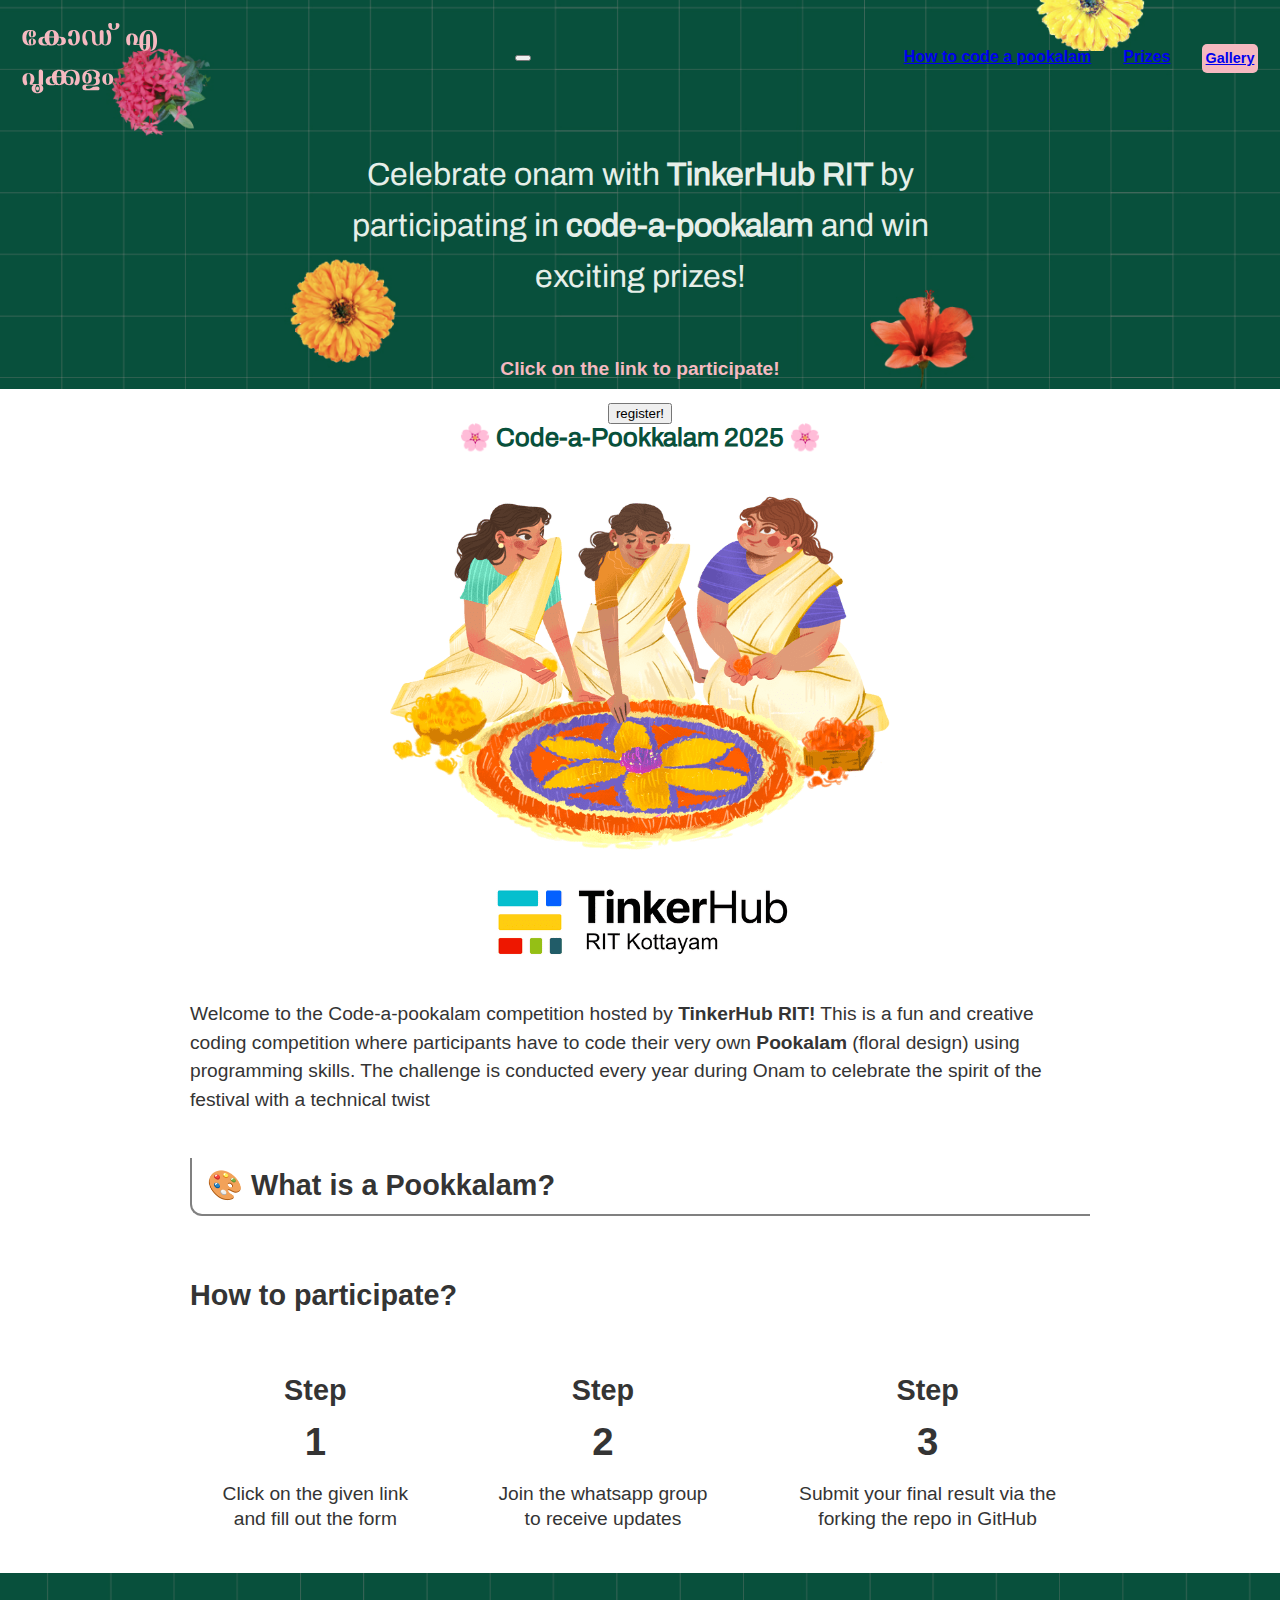
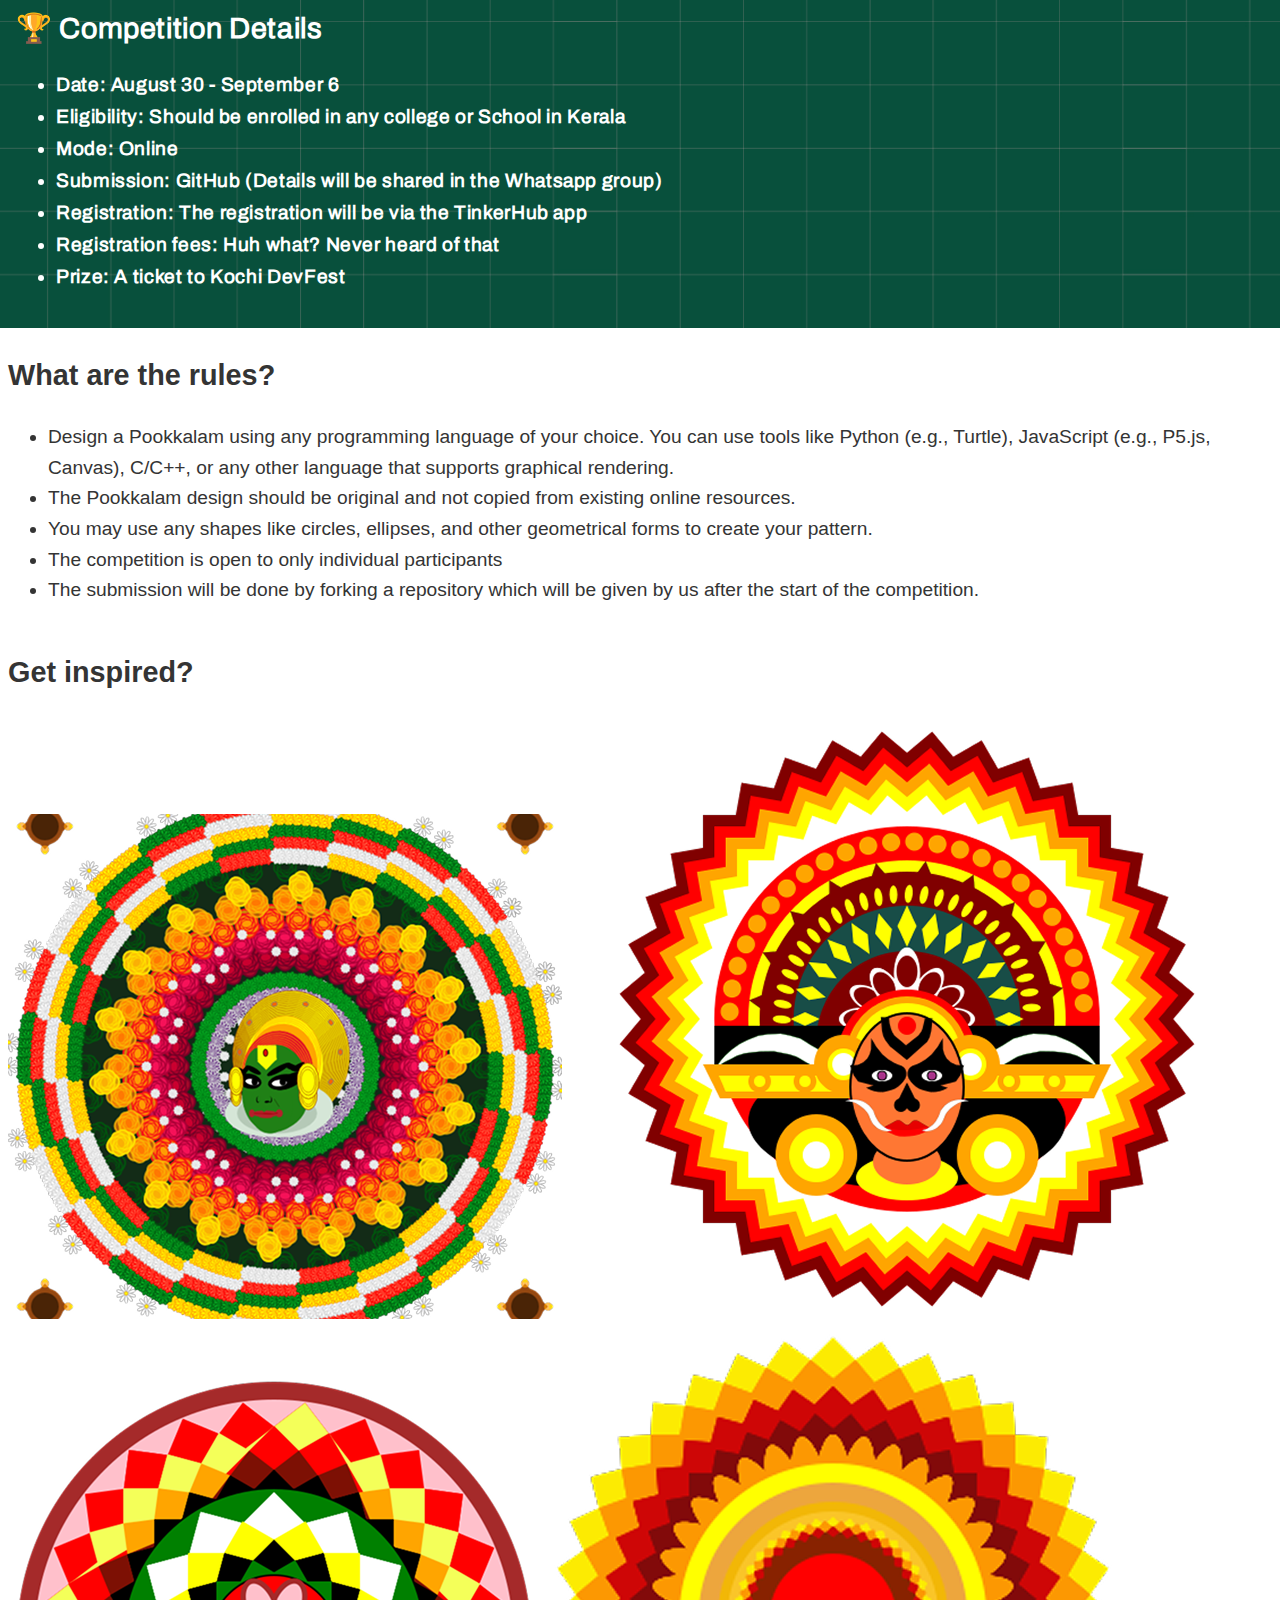
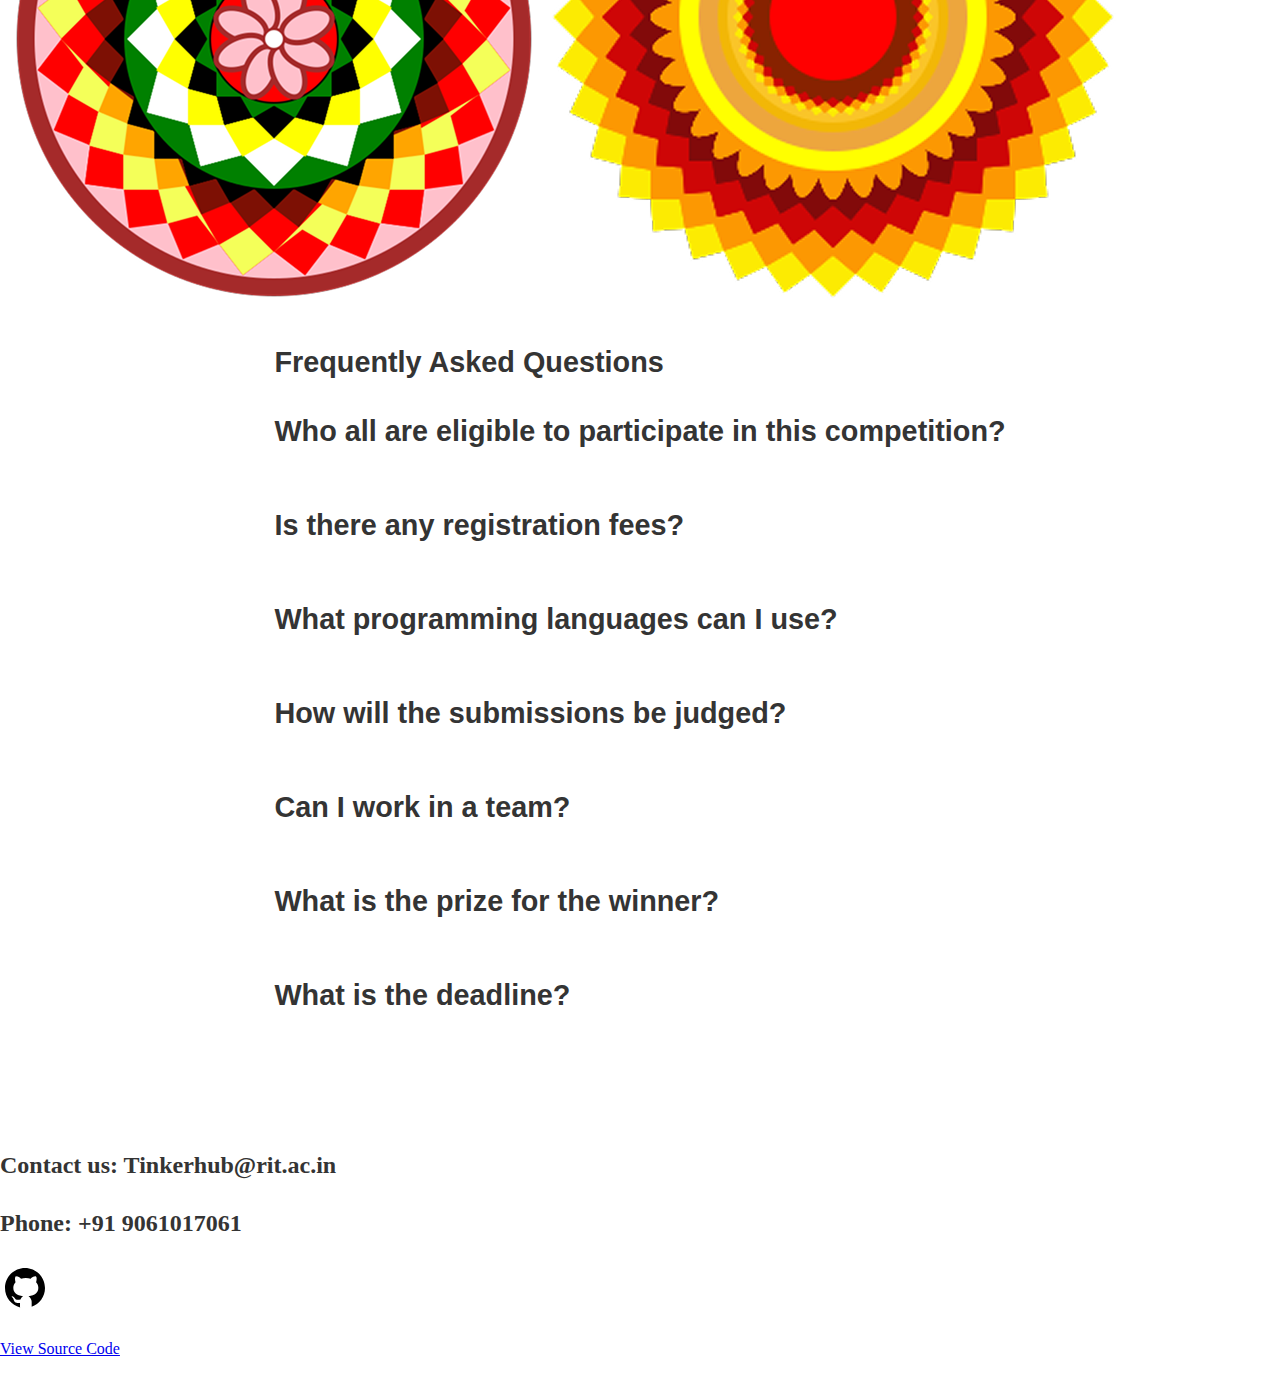
<file: index.html>
<!DOCTYPE html>

<html>
  <head>
    <title>CODE-A-POOKALAM</title>
    <meta name="viewport" content="width=device-width, initial-scale=1.0" />
    <link rel="stylesheet" href="./styles.css" />
    <link rel="preconnect" href="https://fonts.googleapis.com" />
    <link rel="preconnect" href="https://fonts.gstatic.com" crossorigin />
    <link
      href="https://fonts.googleapis.com/css2?family=Edu+NSW+ACT+Cursive:wght@600&family=Oswald:wght@200..700&display=swap"
      rel="stylesheet"
    />
  </head>

  <body>
    <header>
      <div id="img-container">
        <img
          src="./images/website_wallpaper.jpg"
          alt="./images/website_wallpaper.jpg"
        />
      </div>
      <div id="header-content">
        <img src="./images/logo.svg" alt="logo" />
        <button class="hamburger" id="hamburger-button">
          <span class="hamburger-line"></span>
          <span class="hamburger-line"></span>
          <span class="hamburger-line"></span>
        </button>
        <nav class="nav-menu" id="nav-menu">
          <ul class="nav-list">
            <li>
              <a href="howto.html">How to code a pookalam</a>
            </li>
            <li><a href="prize.html">Prizes</a></li>
            <li id="gallery">
              <a href="gallery.html"><strong>Gallery</strong></a>
            </li>
          </ul>
        </nav>
      </div>
      <div id="header-text">
        <p id="header-text-content">
          Celebrate onam with <strong>TinkerHub RIT</strong> by participating in
          <strong>code-a-pookalam</strong> and win exciting prizes!
        </p>
      </div>
      <div id="header-link">
        <p>Click on the link to participate!</p>
      </div>
      <div id="header-box">
        <button id="link">register!</button>
      </div>
    </header>

    <main>
      <h2 style="font-size: 1.6rem; color: #08503b; font-family: 'Archivo'">
        🌸 Code-a-Pookkalam 2025 🌸
      </h2>
      <img
        src="./pookalam.png"
        height="auto"
        max-width="100%"
        alt="pookalam_image.png"
      />

      <section class="box" id="introduction">
        <p>
          Welcome to the Code-a-pookalam competition hosted by
          <strong>TinkerHub RIT!</strong> This is a fun and creative coding
          competition where participants have to code their very own
          <strong>Pookalam</strong> (floral design) using programming skills.
          The challenge is conducted every year during Onam to celebrate the
          spirit of the festival with a technical twist
        </p>
      </section>

      <section class="box">
        <h2 class="question" id="what-is-a-pookalam">
          🎨 What is a Pookkalam?
        </h2>
        <p class="hidden-answer" id="pookalam-answer">
          A <strong>Pookalam</strong> is a traditional floral decoration made
          with colorful flowers, laid out in intricate patterns during the Onam
          festival in Kerala. In <strong>Code-a-pookalam</strong>, participants
          will replicate this art using code!
        </p>
      </section>

      <section class="box">
	<h2 id="question-2">How to participate?</h2>
	<div id="participate_box">
	  <div class="participate-inner-box">
	    <h2>Step</h2>
	    <h1>1</h1>
	    <p>Click on the given link and fill out the form</p>
	  </div>
	  <div class="participate-inner-box">
	    <h2>Step</h2>
	    <h1>2</h1>
	    <p>Join the whatsapp group to receive updates </p>
	  </div>
          <div class="participate-inner-box">
            <h2>Step</h2>
            <h1>3</h1>
            <p>Submit your final result via the forking the repo in GitHub</p>
          </div>
        </div>
      </section>

      <section id="competition-details">
        <div id="details">
          <h2>🏆 Competition Details</h2>
          <ul>
            <li><strong>Date:</strong> August 30 - September 6</li>
            <li>
              <strong>Eligibility:</strong> Should be enrolled in any college or
              School in Kerala
            </li>
            <li><strong>Mode:</strong> Online</li>
            <li>
              <strong>Submission:</strong> GitHub (Details will be shared in the
              Whatsapp group)
            </li>
            <li>
              <strong>Registration:</strong> The registration will be via the
              TinkerHub app
            </li>
            <li>
              <strong>Registration fees:</strong> Huh what? Never heard of that
            </li>
            <li><strong>Prize:</strong> A ticket to Kochi DevFest</li>
          </ul>
        </div>
      </section>

      <section id="Rules">
        <h2 id="question-3">What are the rules?</h2>
        <ul>
          <li>
            Design a Pookkalam using any programming language of your choice.
            You can use tools like Python (e.g., Turtle), JavaScript (e.g.,
            P5.js, Canvas), C/C++, or any other language that supports graphical
            rendering.
          </li>
          <li>
            The Pookkalam design should be original and not copied from existing
            online resources.
          </li>
          <li>
            You may use any shapes like circles, ellipses, and other geometrical
            forms to create your pattern.
          </li>
          <li>The competition is open to only individual participants</li>
          <li>
            The submission will be done by forking a repository which will be
            given by us after the start of the competition.
          </li>
        </ul>
      </section>

      <section id="get-inspired">
        <h2>Get inspired?</h2>
        <div class="inspired-grid">
          <img src="./images/pookalams/pookalam1.png" alt="pookalam1.png" />
          <img src="./images/pookalams/pookalam2.png" alt="pookalam2.png" />
          <img src="./images/pookalams/pookalam3.png" alt="pookalam3.png" />
          <img src="./images/pookalams/pookalam4.png" alt="pookalam4.png" />
        </div>
      </section>

      <section id="faq">
        <div id="faq-div">
          <h2 id="john-cena">Frequently Asked Questions</h2>
          <div class="faqq">
	  <h2 id="faq-q1" class="faq-que">Who all are eligible to participate in this competition?</h2>
	  <p id="faq-a1" class="hidden-answer">Any person enrolled in a college can participate in this event.</p>
          </div>
          <div class="faqq">
    <h2 id="faq-q2" class="faq-que">Is there any registration fees?</h2>
	  <p id="faq-a2" class="hidden-answer">The event is completly free.</p>
          </div>

          <div class="faqq">
            <h2 id="faq-q3" class="faq-que">What programming languages can I use?</h2>
            <p id="faq-a3" class="hidden-answer">You can use any language of your choice.</p>
          </div>
          <div class="faqq">
            <h2 id="faq-q4" class="faq-que">How will the submissions be judged?</h2>
            <p id="faq-a4" class="hidden-answer">Submissions will be judged based on the creativity and implementation.</p>
          </div>
          <div class="faqq">
            <h2 id="faq-q5" class="faq-que">Can I work in a team?</h2>
            <p id="faq-a5" class="hidden-answer">No only solo participation is allowed.</p>
          </div>
          <div class="faqq">
            <h2 id="faq-q6" class="faq-que">What is the prize for the winner?</h2>
            <p id="faq-a6" class="hidden-answer">There is a prize pool of 1000 rupees.</p>
          </div>
          <div class="faqq">
            <h2 id="faq-q7" class="faq-que">What is the deadline?</h2>
            <p id="faq-a7" class="hidden-answer">4th september.</p>
          </div>
  </div>
      </section>
    </main>

    <footer>
      <div id="footer-container">

        <div id="footer-logo">
          <a href="https://tinkerhub.org/">
            <img src="./logo/Tinkerhub RIT.svg" height="50" alt="Logo" />
          </a>
        </div>
        <div id="footer-contact">
          <h2>Contact us: Tinkerhub@rit.ac.in</h2>
          <h2>Phone: +91 9061017061</h2>
        </div>
        <div id="source-code">
          <a href="https://github.com/Sabari-Vijayan/code-a-pooakalam-25">
            <img src="./logo/github.svg" width="50px" height="50px" />
            <p>View Source Code</p>
          </a>
        </div>
      </div>
    </footer>

    <script src="./script.js"></script>
  </body>
</html>
</file>
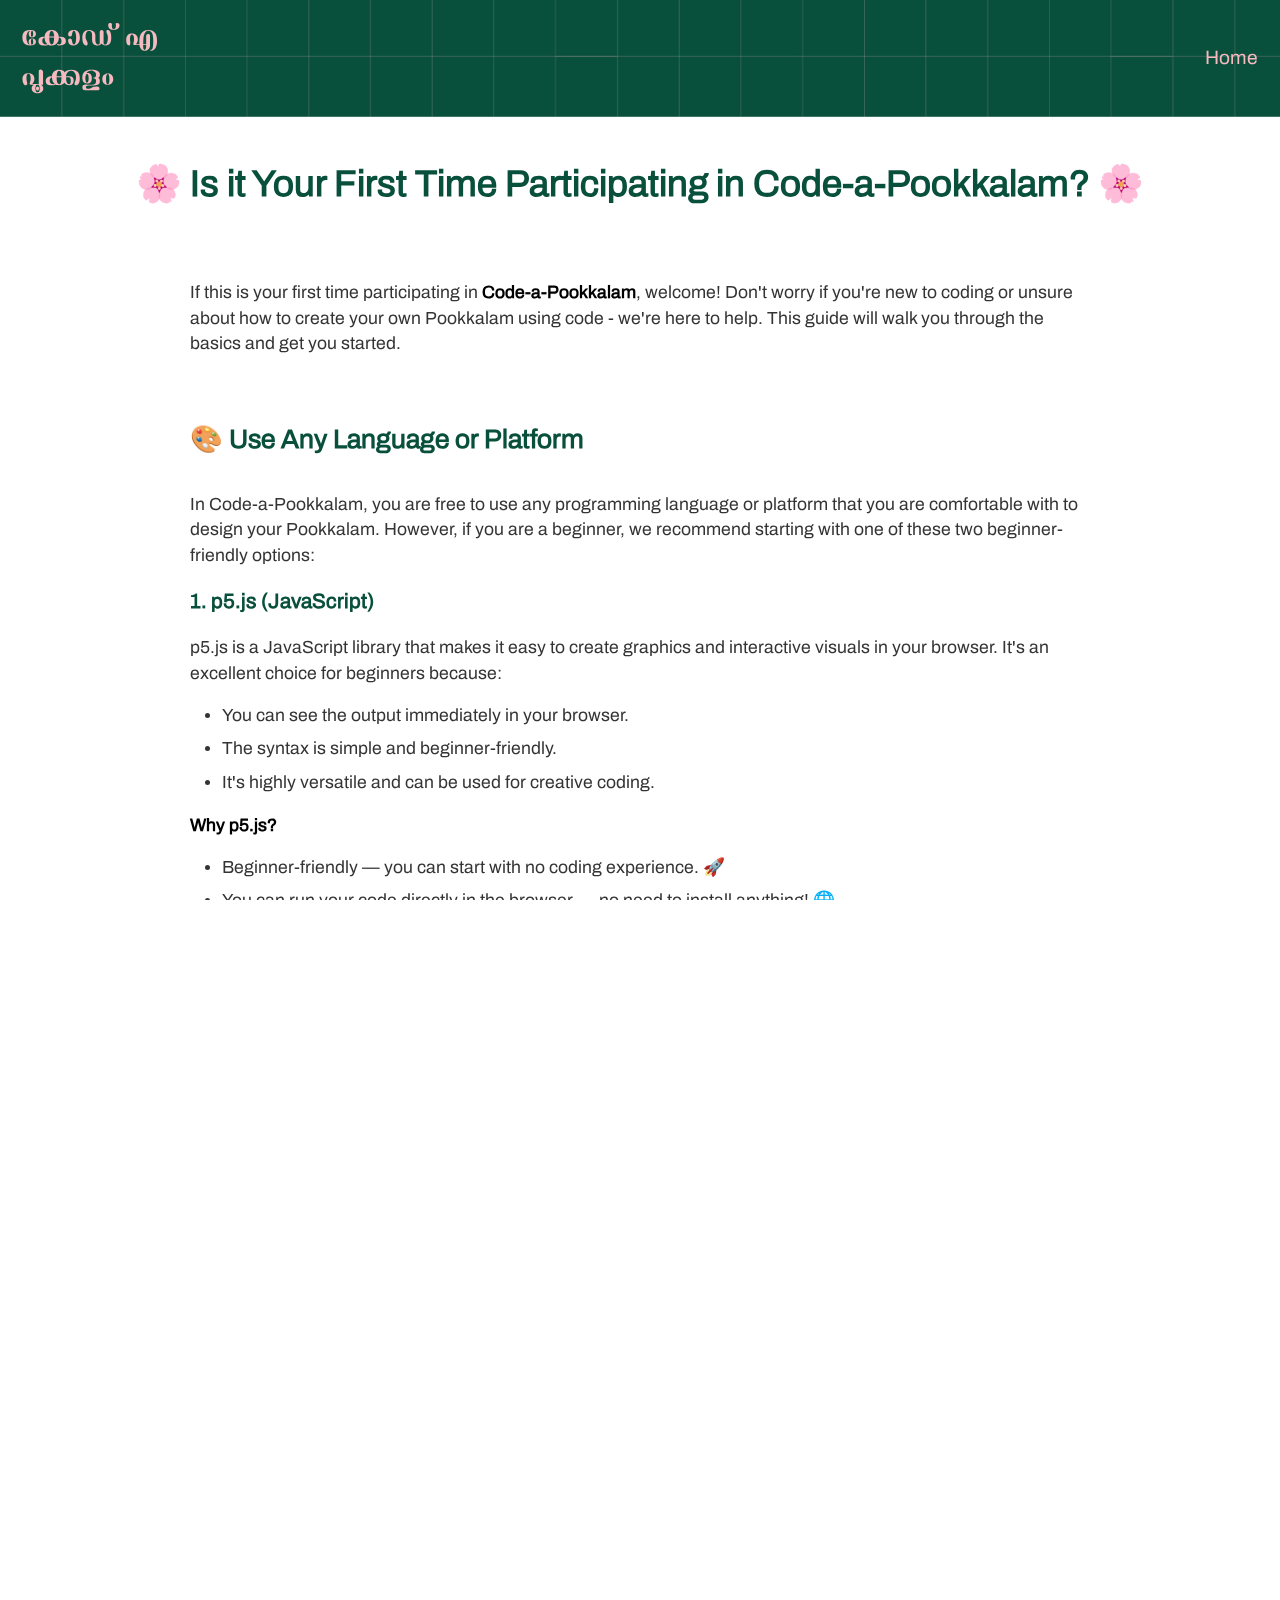
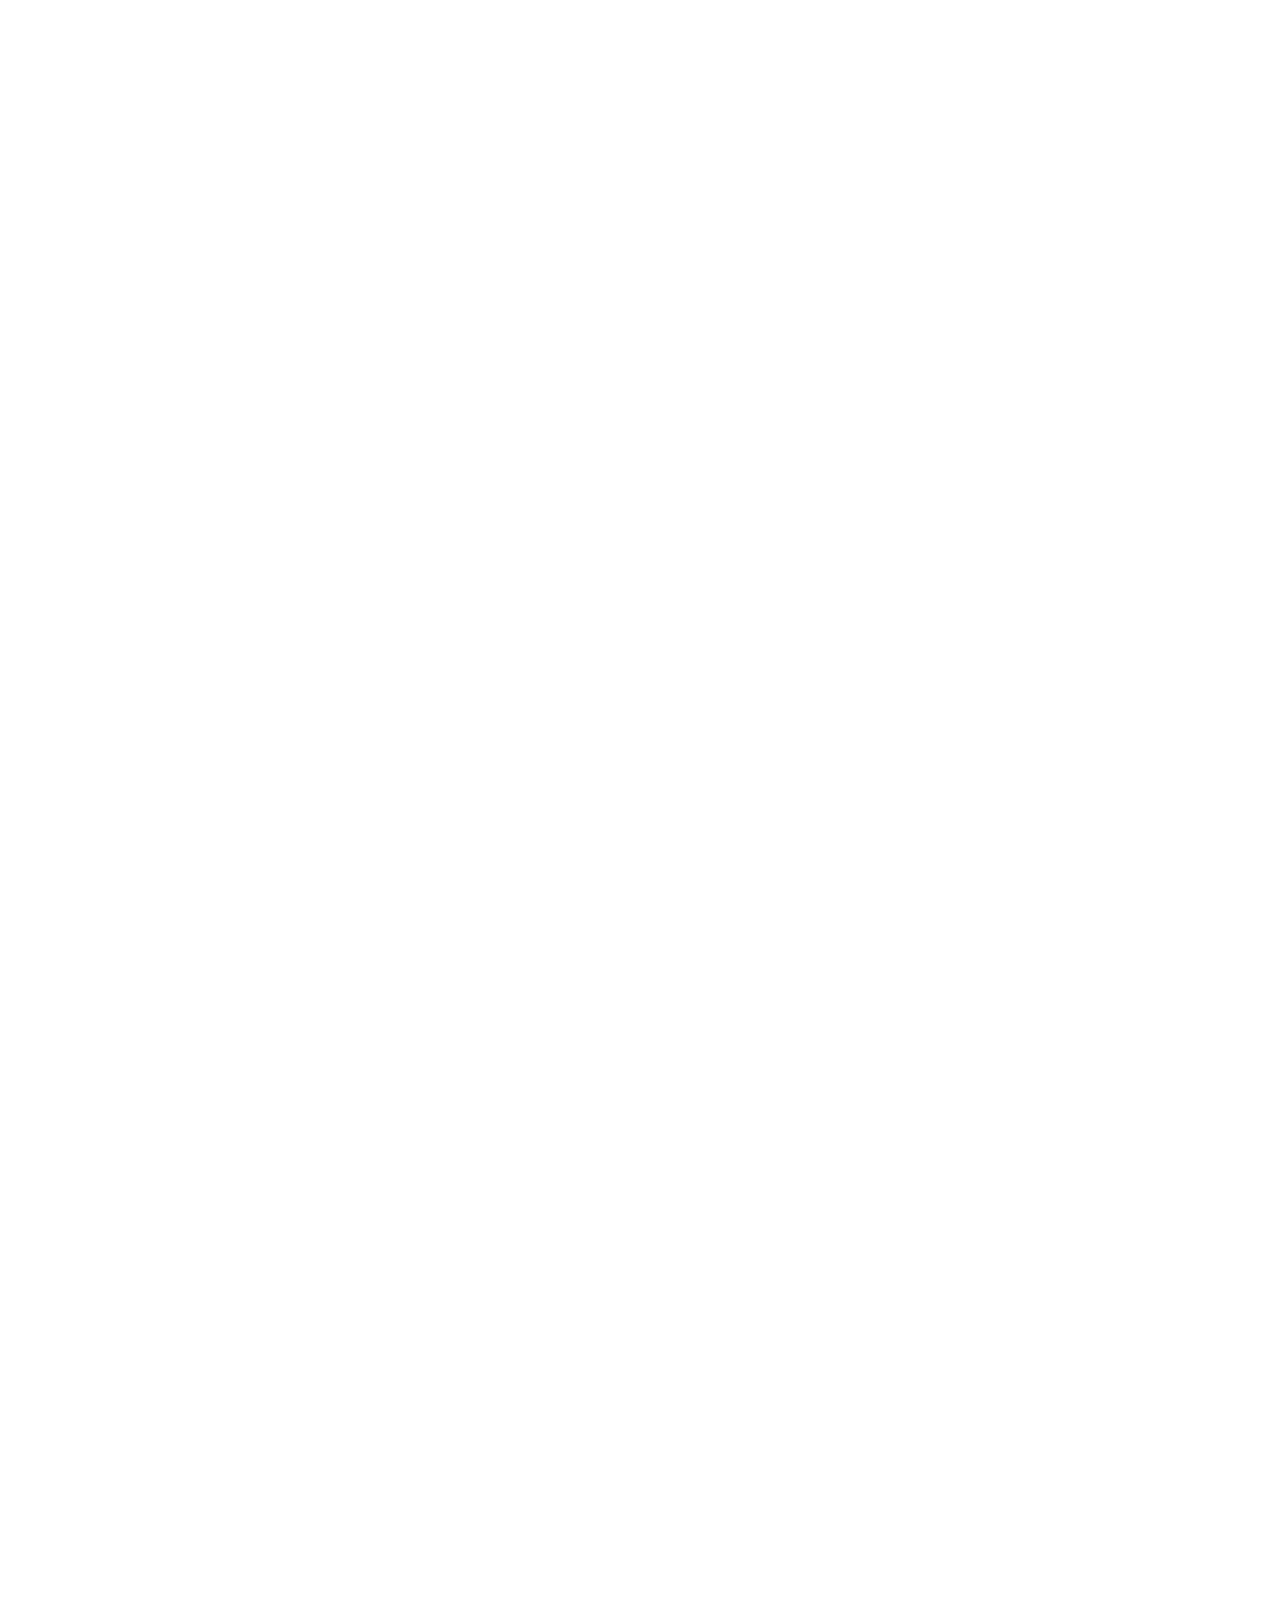
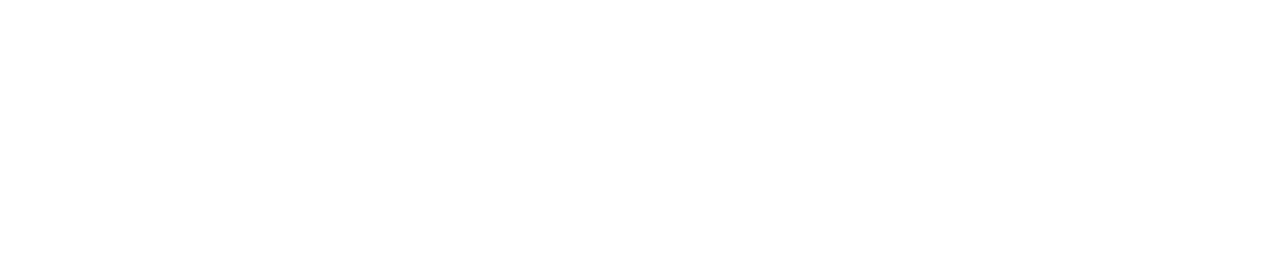
<file: howto.html>
<!DOCTYPE html>
<html>
  <head>
    <title>CODE-A-POOKALAM</title>
    <meta name="viewport" content="width=device-width, initial-scale=1.0" />
    <link rel="stylesheet" href="./howto.css" />
    <link rel="preconnect" href="https://fonts.googleapis.com" />
    <link rel="preconnect" href="https://fonts.gstatic.com" crossorigin />
    <link
      href="https://fonts.googleapis.com/css2?family=Edu+NSW+ACT+Cursive:wght@600&family=Oswald:wght@200..700&display=swap"
      rel="stylesheet"
    />
  </head>
  <body>
    <header>
      <div id="img-container">
        <img
          src="./images/website_wallpaper.jpg"
          alt="./images/website_wallpaper.jpg"
        />
      </div>
      <div id="header-content">
        <img src="./images/logo.svg" alt="logo" />
        <nav>
          <ul>
            <li>
              <a href="index.html"> Home</a>
            </li>
          </ul>
        </nav>
      </div>
    </header>
    <main>
      <h2 style="font-size: 2.3rem; color: #08503b; font-family: 'Archivo'">
        🌸 Is it Your First Time Participating in Code-a-Pookkalam? 🌸
      </h2>
      <hr />
      <section class="box">
        <p>
          If this is your first time participating in
          <strong>Code-a-Pookkalam</strong>, welcome! Don't worry if you're new
          to coding or unsure about how to create your own Pookkalam using code
          - we're here to help. This guide will walk you through the basics and
          get you started.
        </p>
      </section>

      <section class="box">
        <h2>🎨 Use Any Language or Platform</h2>
        <hr />
        <p>
          In Code-a-Pookkalam, you are free to use any programming language or
          platform that you are comfortable with to design your Pookkalam.
          However, if you are a beginner, we recommend starting with one of
          these two beginner-friendly options:
        </p>

        <h3>1. p5.js (JavaScript)</h3>
        <p>
          p5.js is a JavaScript library that makes it easy to create graphics
          and interactive visuals in your browser. It's an excellent choice for
          beginners because:
        </p>
        <ul>
          <li>You can see the output immediately in your browser.</li>
          <li>The syntax is simple and beginner-friendly.</li>
          <li>It's highly versatile and can be used for creative coding.</li>
        </ul>

        <p><strong>Why p5.js?</strong></p>
        <ul>
          <li>
            Beginner-friendly — you can start with no coding experience. 🚀
          </li>
          <li>
            You can run your code directly in the browser — no need to install
            anything! 🌐
          </li>
          <li>Tons of resources to help you along the way. 📚</li>
        </ul>

        <h3>Getting Started with p5.js</h3>
        <p>
          <strong>1. Visit the p5.js Website:</strong><br />
          Go to the
          <a href="https://p5js.org/" target="_blank">p5.js website</a> to get
          familiar with what it is and explore its possibilities.
        </p>

        <p>
          <strong>2. Learn with Tutorials:</strong><br />
          Head over to the
          <a href="https://p5js.org/tutorials/" target="_blank"
            >p5.js tutorials</a
          >
          to start learning the basics, like drawing shapes, adding colors, and
          more. 🖍️
        </p>

        <p>
          <strong>3. Write Code in the Online Editor:</strong><br />
          You don't need to download any software! You can code directly in the
          browser. Just visit the
          <a href="https://editor.p5js.org/" target="_blank"
            >p5.js online editor</a
          >
          and start coding right away. 💻
        </p>

        <p>Here's a simple example to get you started:</p>
        <pre><code>function setup() {
  createCanvas(400, 400);
  background(255);  // Set the background color to white
  ellipse(200, 200, 150, 150);  // Draw a circle
}</code></pre>

        <h3>2. Python Turtle</h3>
        <p>
          <strong>What is Python Turtle?</strong><br />
          Python Turtle is another beginner-friendly way to create graphics with
          code. You can use simple commands to make a virtual "turtle" move
          around the screen and draw shapes, making it perfect for designing
          pookalam patterns.
        </p>

        <p><strong>Why Python Turtle?</strong></p>
        <ul>
          <li>
            Very simple to learn — you can start drawing with just a few lines
            of code. ✨
          </li>
          <li>
            It's fun and visual, making it ideal for creative projects like
            this. 🎨
          </li>
        </ul>

        <p><strong>Getting Started with Python Turtle</strong></p>
        <p>
          <strong>Use the Python Turtle Online Editor:</strong><br />
          No need to install Python on your computer! Just go to the
          <a href="https://pythonsandbox.com/turtle" target="_blank"
            >Python Turtle online editor</a
          >
          and start coding in your browser. 🌟
        </p>

        <p>
          <strong>Learn the Basics with Tutorials:</strong><br />
          If you're new to Python or Turtle, don't worry! Check out the
          <a
            href="https://docs.python.org/3/library/turtle.html"
            target="_blank"
            >Python Turtle tutorial</a
          >
          to get started with the basics. 📘
        </p>

        <p>
          <strong>Try This Simple Code:</strong><br />
          Here's a small example that draws a circle:
        </p>
        <pre><code>import turtle

pookalam = turtle.Turtle()
pookalam.circle(100)  # Draw a circle with a radius of 100 units
turtle.done()</code></pre>

        <h3>3. Joy</h3>
        <p>
          Joy is a tiny creative coding library in Python, made by FOSS United
          India See how to use Joy:
          <a
            href="https://github.com/fossunited/joy/blob/main/README.md"
            target="_blank"
            >https://github.com/fossunited/joy/blob/main/README.md</a
          >
        </p>

        <p>
          <strong>Other Languages</strong><br />
          You are free to use any language that supports graphical output, such
          as:
        </p>
        <ul>
          <li><strong>JavaScript (HTML5 Canvas)</strong></li>
          <li><strong>Java (AWT/Swing)</strong></li>
          <li><strong>C++ (Graphics libraries)</strong></li>
          <li><strong>Processing</strong></li>
          <li>Or any other platform…</li>
        </ul>

        <p>
          <strong
            >Choose Your Platform and Let Your Creativity Flow! 🎨✨</strong
          ><br />
          Whichever platform you choose — p5.js or Python Turtle — creating a
          virtual pookalam is all about having fun and letting your creativity
          flow. Don't worry if you're a beginner; both platforms are designed to
          be easy to use, and there are plenty of resources to guide you along
          the way.
        </p>

        <p>Good luck, and we can't wait to see your pookalams! 🌸🚀</p>
      </section>

     <section class="box">
  <h2>🔗 Submitting Your Code via GitHub</h2>
  <hr />
  <p>
    For this year’s competition, submissions are done by <strong>forking the official TinkerHub RIT repository</strong> and submitting your code via a pull request. This makes it easier for us to review and showcase all entries!
  </p>

  <p>
    <strong>Step 1: Fork the Official Repository</strong><br />
    Go to the official competition repository:<br />
    <a href="https://github.com/tinkerhub-rit/code-a-pookalam-2024" target="_blank">
      https://github.com/tinkerhub-rit/code-a-pookalam-2024
    </a><br />
    Click the <strong>Fork</strong> button at the top right to create your own copy.
  </p>

  <p>
    <strong>Step 2: Add Your Code</strong><br />
    In your forked repository, add your code and any images/screenshots of your Pookkalam design. You can do this by uploading files directly on GitHub or by cloning your fork and pushing changes from your computer.
  </p>

  <p>
    <strong>Step 3: Wait for Review</strong><br />
    The TinkerHub RIT team will review your submission and merge it if everything looks good!
  </p>

  <p>
    <strong>Need help with forking or pull requests?</strong><br />
    Check out these guides:<br />
    <a href="https://docs.github.com/en/get-started/quickstart/fork-a-repo" target="_blank">How to fork a repo</a><br />
  </p>
</section>
    </main>
    <footer>
      <div id="footer-container">
        <div id="footer-tinkerhub">
          <h2>Powered by TinkerHub RIT</h2>
        </div>
        <div id="footer-contact">
          <h2>Contact us via email</h2>
          <h2>: Tinkerhub@rit.ac.in</h2>
        </div>
      </div>
    </footer>
    <script src="./script.js"></script>
  </body>
</html>
</file>
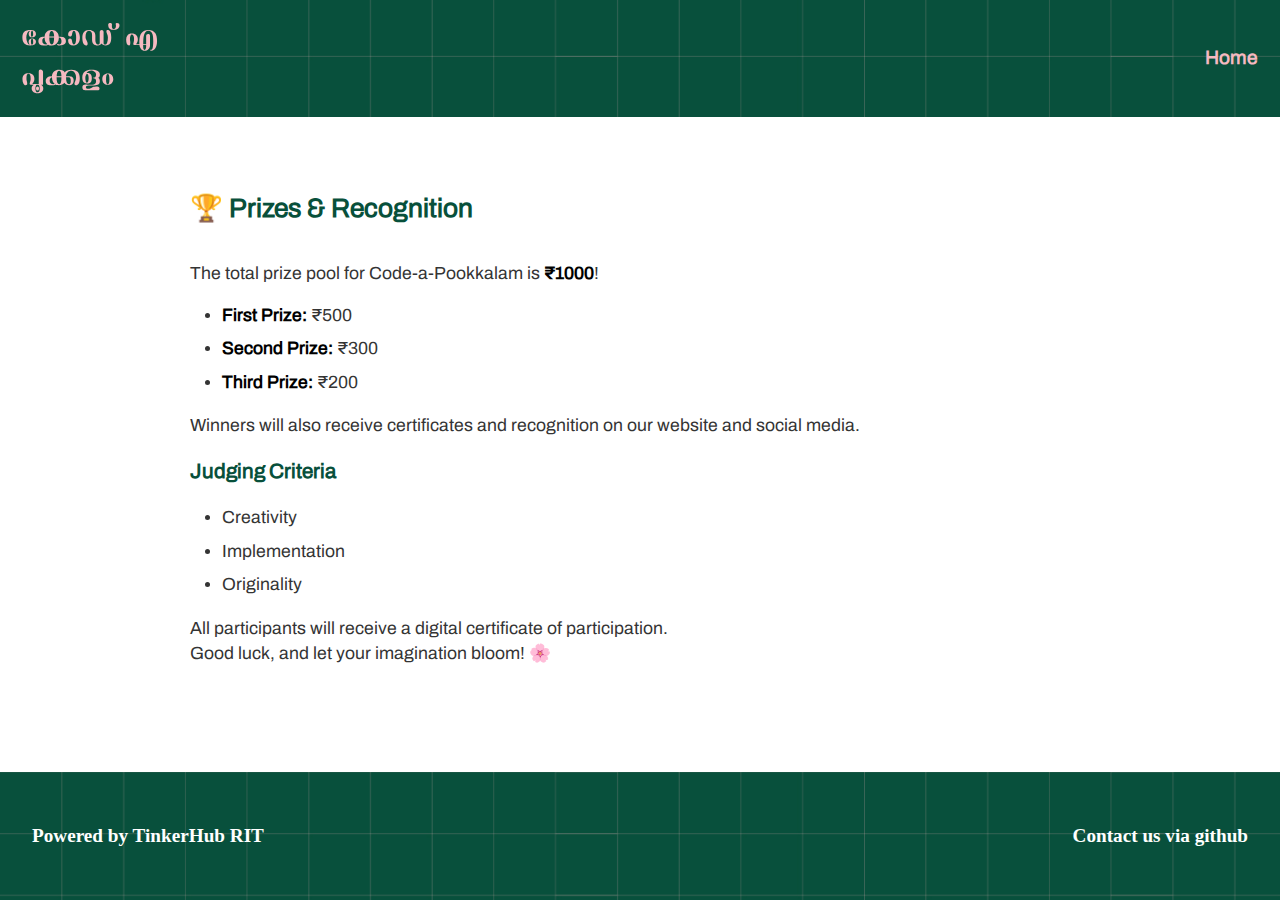
<file: prize.html>
<!DOCTYPE html>
<html>
  <head>
    <title>CODE-A-POOKALAM | Prizes</title>
    <meta name="viewport" content="width=device-width, initial-scale=1.0" />
    <link rel="stylesheet" href="./prize.css" />
    <link rel="preconnect" href="https://fonts.googleapis.com" />
    <link rel="preconnect" href="https://fonts.gstatic.com" crossorigin />
    <link
      href="https://fonts.googleapis.com/css2?family=Edu+NSW+ACT+Cursive:wght@600&family=Oswald:wght@200..700&display=swap"
      rel="stylesheet"
    />
  </head>
  <body>
    <header>
      <div id="img-container">
        <img src="./images/website_wallpaper.jpg" alt="website wallpaper" />
      </div>
      <div id="header-content">
        <img src="./images/logo.svg" alt="logo" />
        <nav>
          <ul>
            <li><a href="index.html">Home</a></li>
          </ul>
        </nav>
      </div>
    </header>
    <main>
      <section class="box">
        <h2>🏆 Prizes & Recognition</h2>
        <hr />
        <p>
          The total prize pool for Code-a-Pookkalam is <strong>₹1000</strong>!
        </p>
        <ul>
          <li><strong>First Prize:</strong> ₹500</li>
          <li><strong>Second Prize:</strong> ₹300</li>
          <li><strong>Third Prize:</strong> ₹200</li>
        </ul>
        <p>
          Winners will also receive certificates and recognition on our website and social media.
        </p>
        <h3>Judging Criteria</h3>
        <ul>
          <li>Creativity</li>
          <li>Implementation</li>
          <li>Originality</li>
        </ul>
        <p>
          All participants will receive a digital certificate of participation.<br>
          Good luck, and let your imagination bloom! 🌸
        </p>
      </section>
    </main>
    <footer>
      <div id="footer-container">
        <div id="footer-tinkerhub">
          <h2>Powered by TinkerHub RIT</h2>
        </div>
        <div id="footer-contact">
          <h2>Contact us via github</h2>
        </div>
      </div>
    </footer>
    <script src="./script.js"></script>
  </body>
</html>
</file>
<file: styles.css>
@font-face {
  font-family: "Archivo";
  src: url("fonts/static/Archivo-Regular.ttf") format("truetype");
  font-weight: 400;
  font-style: normal;
}

@font-face {
  font-family: "Archivo-expanded";
  src: url("fonts/static/Archivo_Expanded-Light.ttf") format("truetype");
  font-weight: 300;
  font-style: normal;
}

html, body {
  height: 100%;
  margin: 0;
  padding: 0;
}

body {
  display: flex;
  flex-direction: column;
  background-color: #ffffff;
  line-height: 1.6;
  color: #343434;
}

header {
  position: relative;
  padding: 0;
}

#img-container {
  position: absolute;
  top: 0;
  left: 0;
  width: 100%;
  height: 100%;
  z-index: -1;
}

#img-container img {
  width: 100%;
  height: 100%;
  object-fit: cover;
}

#header-content {
  display: flex;
  align-items: center;
  justify-content: space-between;
  padding: 1.4rem;
  width: 100%;
  box-sizing: border-box;
  background-color: rgba(255, 255, 255, 0); /* Add a semi-transparent background to the navbar */
}

#header-content nav ul {
  display: flex;
  list-style: none;
  margin: 0;
  padding: 0;
  gap: 1rem;
}

#header-content nav li {
  margin-left: 1rem;
}

#header-text {
  display: flex;
  justify-content: center;
  align-items: center;
  text-align: center;
  width: 50%;
  padding-left: 25%;
}

#header-text-content {
  font-size: 2rem;
  line-height: 1.6;
  color: #e6efe9;
  font-family: 'Archivo', 'poppins', sans-serif;
}

#gallery {
  border: none;
  background-color: #F5B9C0;
  color: #08503B;
  border-radius: 5px;
  padding: 0.2rem;
  font-size: 0.9rem;
}

#header-link {
  color: #F5B9C0;
  display: flex;
  justify-content: center;
  text-align: center;
  font-size: 1.2rem;
  line-height: 1.6;
  font-family: 'poppins', sans-serif;
  font-weight: bold;
}

#header-box {
  display: flex;
  justify-content: center;
  align-items: center;
  text-align: center;
  margin-bottom: -2.2rem;
}

#header-box h2 {
  border-radius: 12px;
  background-color: #F5B9C0;
  padding: 0.5rem;
  color: #08503B;
  font-family: 'Archivo-expanded', 'Poppins', sans-serif;
  font-size: 1.2rem;
  line-height: 1.6;
  font-weight: bold;
  letter-spacing: 0.04rem;
  min-width: 250px;
}

.line {
  width: 60%;
  height: 2px;
  color: black;
  border-radius: 9999px;
  background-color: yellow;
  border: none;
}

nav {
  color: #F5B9C0;
  font-family: 'poppins', sans-serif;
  font-weight: bold;
}

main {
  display: flex;
  flex: 1;
  flex-direction: column;
  justify-content: center;
  align-items: center;
  text-align: left;
  padding: 0.5rem;
  font-family: 'poppins', sans-serif;
  font-size: 1.2rem;
}

.question {
  border-left: gray solid 2px;
  border-bottom: gray solid 2px;
  padding: 15px;
  left: 0px;
  text-align: left;
  border-bottom-left-radius: 12px;
}

.hidden-answer {
  max-height: 0;
  opacity: 0;
  overflow: hidden;
  transition: all 0.5s ease;
}

.show-answer {
  max-height: 250px;
  opacity: 1;
}

#introduction {
  line-height: 1.8rem;
}

.participate-inner-box {
  border: solid 2px transparent;
  transition: all 0.3s ease;
  border-radius: 12px;
  margin: 20px;
}

.participate-inner-box:hover {
  border: solid 2px #F5B9C0;
  transform: scale(1.02);
  border-radius: 20px;
  box-shadow: 0 4px 15px rgba(0,0,0,0.2);
}

#what-is-a-pookalam:hover {
  padding-left: 20px;
  transition: all 0.3s ease;
}

.box {
  max-width: 900px;
  height: auto;
  line-height: 1.6rem;
  font-size: 1.2rem;
}

.gap-images {

}

#participate_box {
  display: flex;
  justify-content: space-between;
  gap: 2rem;
  text-align: center;
}

#competition-details {
  display: flex;
  flex-direction: column;
  //justify-content: center;
  //align-items: center;
  text-align: left;
  padding: 1rem;
  padding-left: 2rem;
  background-image: url("./images/wallpaper.jpg");
  width: 100%;
  color:rgb(255, 255, 255);
  background-size: cover;
  background-position: center;
  font-family: 'Archivo', 'poppins', sans-serif;
  line-height: 2rem;
  letter-spacing: 0.04rem;
  font-weight: bold;
}



#details {
  z-index: 20;
}

.header-flower {
  height: 4rem;
  width: 4rem;
  z-index: 999;
}

footer {
}

@media (max-width: 768px) {
  #header-content {
    flex-direction: column;
    align-items: center;
  }

  #header-content nav {
    margin-top: 1rem;
  }

  #header-content nav ul {
    flex-direction: column;
    align-items: center;
  }

  #header-content nav li {
    margin-left: 0;
    margin-bottom: 0.5rem;
  }

  #code-a-pookalam {
    font-size: 1.2rem;
  }
}
</file>
<file: howto.css>
@font-face {
  font-family: "Archivo";
  src: url("fonts/static/Archivo-Regular.ttf") format("truetype");
  font-weight: 400;
  font-style: normal;
}

@font-face {
  font-family: "Archivo-expanded";
  src: url("fonts/static/Archivo_Expanded-Light.ttf") format("truetype");
  font-weight: 300;
  font-style: normal;
}

html,
body {
  height: 100%;
  margin: 0;
  padding: 0;
  overflow-x: hidden;
  box-sizing: border-box;
}

body {
  display: flex;
  flex-direction: column;
  background-color: #ffffff;
  line-height: 1.6;
  color: #343434;
}

header {
  position: relative;
  padding: 0;
}

#header-content {
  display: flex;
  align-items: center;
  justify-content: space-between;
  padding: 1.4rem;
  width: 100%;
  box-sizing: border-box;
  background-color: rgba(
    255,
    255,
    255,
    0
  ); /* Add a semi-transparent background to the navbar */
}

#header-content nav ul {
  display: flex;
  list-style: none;
  margin: 0;
  padding: 0;
  gap: 1rem;
}

#header-content nav li {
  font-family: "Archivo", "poppins", sans-serif;
  color: #f5b9c0;
  margin-left: 1rem;
  font-size: 1.2rem;
}

a {
  text-decoration: none;
  color: inherit;
}

#header-content nav ul li:hover {
  color: rgb(201, 56, 119);
  cursor: pointer;
}

#img-container {
  position: absolute;
  top: 0;
  left: 0;
  width: 100%;
  height: 100%;
  z-index: -1;
}

#img-container img {
  width: 100%;
  height: 100%;
  object-fit: cover;
}

#header-content {
  display: flex;
  align-items: center;
  justify-content: space-between;
  padding: 1.4rem;
  width: 100%;
  box-sizing: border-box;
  background-color: rgba(255, 255, 255, 0);
}

main {
  display: flex;
  flex: 1;
  flex-direction: column;
  justify-content: center;
  align-items: center;
  text-align: left;
  padding: 0.5rem;
  font-family: "Archivo", sans-serif;
  font-size: 1.1rem;
}

main h2,
h3 {
  color: #08503b;
  font-family: "Archivo", sans-serif;
}

hr {
  width: 60%;
  height: 0.004rem;
  color: black;
  background-color: #a4a5a5;
  border: none;
}

.box {
  max-width: 900px;
  height: auto;
  line-height: 1.6rem;
  font-size: 1.1rem;
  margin-bottom: 2rem;
}

.box p {
  margin-bottom: 1rem;
}

.box ol,
.box ul {
  margin: 1rem 0;
  padding-left: 2rem;
}

.box li {
  margin-bottom: 0.5rem;
}

.box pre {
  background-color: #f5f5f5;
  padding: 1rem;
  border-radius: 8px;
  overflow-x: auto;
  margin: 1rem 0;
}

.box code {
  background-color: #f5f5f5;
  padding: 0.2rem 0.4rem;
  border-radius: 4px;
  font-family: monospace;
}

.box pre code {
  background-color: transparent;
  padding: 0;
}

.box a {
  color: #08503b;
  text-decoration: underline;
}

.box a:hover {
  color: #f5b9c0;
}

.box strong {
  color: #000000;
}

/* Footer styles */
#footer-container {
  background-image: url("./images/wallpaper.jpg");
  width: 100%;
  height: 8rem;
  display: flex;
  justify-content: space-between;
  color: white;
  font-size: 0.8rem;
  background-size: cover;
  background-position: center;
}

#footer-contact {
  margin-right: 2rem;
  display: flex;
  align-items: center;
}

#footer-tinkerhub {
  margin: 2rem;
  display: flex;
  align-items: center;
}

@media (max-width: 768px) {
  #header-content {
    flex-direction: column;
    align-items: center;
    padding: 1rem;
  }

  
  #header-content nav ul {
    flex-direction: column;
    align-items: center;
    gap: 0.5rem;
    margin-top: 1rem;
  }

  main h2 {
    font-size: 1.8rem !important;
  }

  .box {
    padding: 0 1rem;
  }

  #footer-container {
    flex-direction: column;
    height: auto;
    text-align: center;
    padding: 1rem;
  }

  #footer-tinkerhub,
  #footer-contact {
    margin: 1rem;
  }
}

@media (max-width: 480px) {
  #header-content nav li {
    font-size: 1rem;
  }

  main h2 {
    font-size: 1.5rem !important;
  }

  .box {
    font-size: 1rem;
  }

  #footer-container {
    font-size: 0.7rem;
  }
}
</file>
<file: prize.css>
@font-face {
  font-family: "Archivo";
  src: url("fonts/static/Archivo-Regular.ttf") format("truetype");
  font-weight: 400;
  font-style: normal;
}

@font-face {
  font-family: "Archivo-expanded";
  src: url("fonts/static/Archivo_Expanded-Light.ttf") format("truetype");
  font-weight: 300;
  font-style: normal;
}

html,
body {
  height: 100%;
  margin: 0;
  padding: 0;
  overflow-x: hidden;
  box-sizing: border-box;
}

body {
  display: flex;
  flex-direction: column;
  background-color: #ffffff;
  line-height: 1.6;
  color: #343434;
}

header {
  position: relative;
  padding: 0;
}

#header-content {
  display: flex;
  align-items: center;
  justify-content: space-between;
  padding: 1.4rem;
  width: 100%;
  box-sizing: border-box;
  background-color: rgba(255, 255, 255, 0);
}

#header-content nav ul {
  display: flex;
  list-style: none;
  margin: 0;
  padding: 0;
  gap: 1rem;
}

#header-content nav li a{
  font-family: "Archivo", "poppins", sans-serif;
  color: #f5b9c0;
  margin-left: 1rem;
  font-size: 1.2rem;
  font-weight: bold;
}

a {
  text-decoration: none;
  color: inherit;
}

#header-content nav ul li:hover {
  color: rgb(201, 56, 119);
  cursor: pointer;
}

#img-container {
  position: absolute;
  top: 0;
  left: 0;
  width: 100%;
  height: 100%;
  z-index: -1;
}

#img-container img {
  width: 100%;
  height: 100%;
  object-fit: cover;
}

main {
  display: flex;
  flex: 1;
  flex-direction: column;
  justify-content: center;
  align-items: center;
  text-align: left;
  padding: 0.5rem;
  font-family: "Archivo", sans-serif;
  font-size: 1.1rem;
}

main h2,
h3 {
  color: #08503b;
  font-family: "Archivo", sans-serif;
}

hr {
  width: 60%;
  height: 0.004rem;
  color: black;
  background-color: #a4a5a5;
  border: none;
}

.box {
  max-width: 900px;
  width: 100%;
  height: auto;
  line-height: 1.6rem;
  font-size: 1.1rem;
  margin-bottom: 2rem;
  overflow-wrap: break-word;
  box-sizing: border-box;
}

.box pre{
  overflow-x: auto;
  word-break: break-all;
}

.box p {
  margin-bottom: 1rem;
}

.box ol,
.box ul {
  margin: 1rem 0;
  padding-left: 2rem;
}

.box li {
  margin-bottom: 0.5rem;
}

.box pre {
  background-color: #f5f5f5;
  padding: 1rem;
  border-radius: 8px;
  overflow-x: auto;
  margin: 1rem 0;
}

.box code {
  background-color: #f5f5f5;
  padding: 0.2rem 0.4rem;
  border-radius: 4px;
  font-family: monospace;
}

.box pre code {
  background-color: transparent;
  padding: 0;
}

.box a {
  color: #08503b;
  text-decoration: underline;
}

.box a:hover {
  color: #f5b9c0;
}

.box strong {
  color: #000000;
}

#footer-container {
  background-image: url("./images/wallpaper.jpg");
  width: 100%;
  height: 8rem;
  display: flex;
  justify-content: space-between;
  color: white;
  font-size: 0.8rem;
  background-size: cover;
  background-position: center;
}

#footer-contact {
  margin-right: 2rem;
  display: flex;
  align-items: center;
}

#footer-tinkerhub {
  margin: 2rem;
  display: flex;
  align-items: center;
}

@media (max-width: 768px) {
  #header-content {
    flex-direction: row;
    align-items: center;
    padding: 1rem;
  }

  #header-content nav ul {
    flex-direction: column;
    align-items: center;
    gap: 0.5rem;
    margin-top: 1rem;
  }

  main h2 {
    font-size: 1.8rem !important;
  }

  .box {
    padding: 0 1rem;
  }

  #footer-container {
    flex-direction: column;
    height: auto;
    text-align: center;
    padding: 1rem;
  }

  #footer-tinkerhub,
  #footer-contact {
    margin: 1rem;
  }
}

@media (max-width: 480px) {
  #header-content nav li {
    font-size: 1rem;
  }

  main h2 {
    font-size: 1.5rem !important;
  }

  .box {
    font-size: 1rem;
  }

  #footer-container {
    font-size: 0.7rem;
  }
}
</file>
